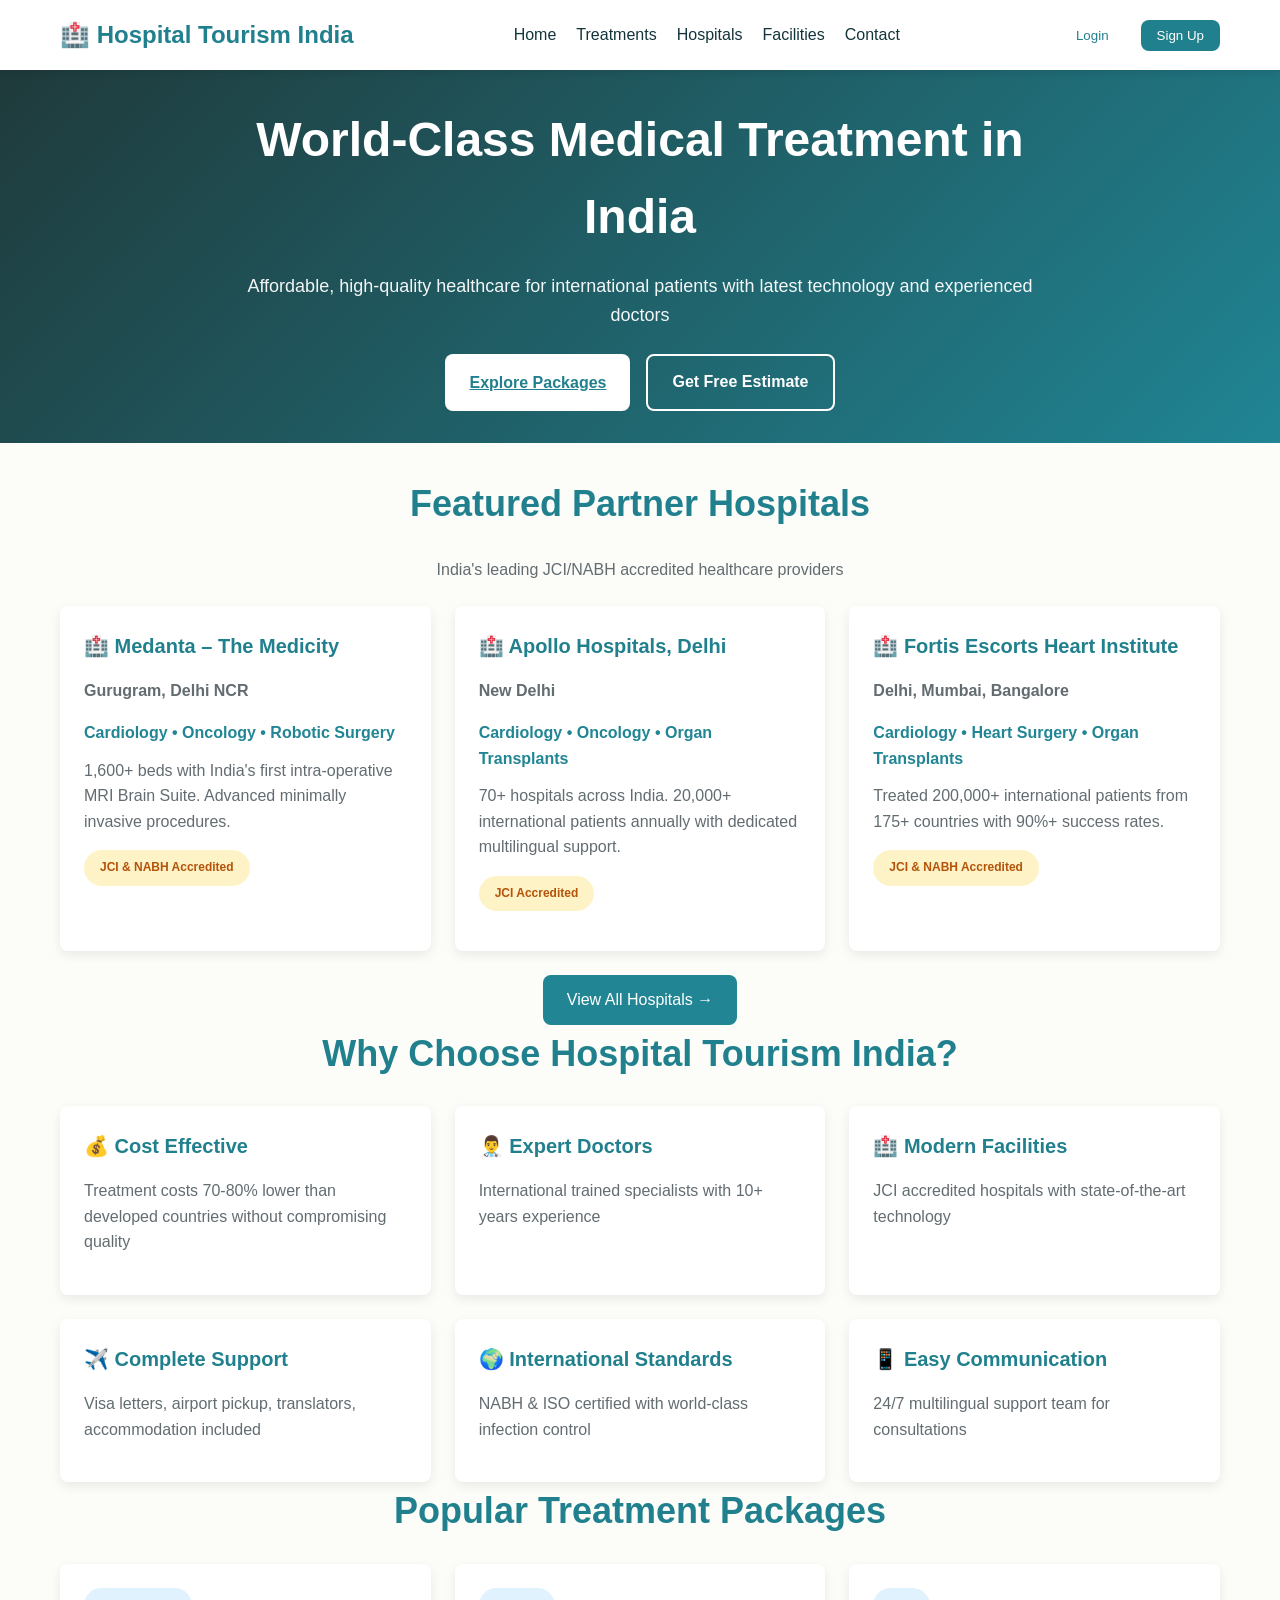
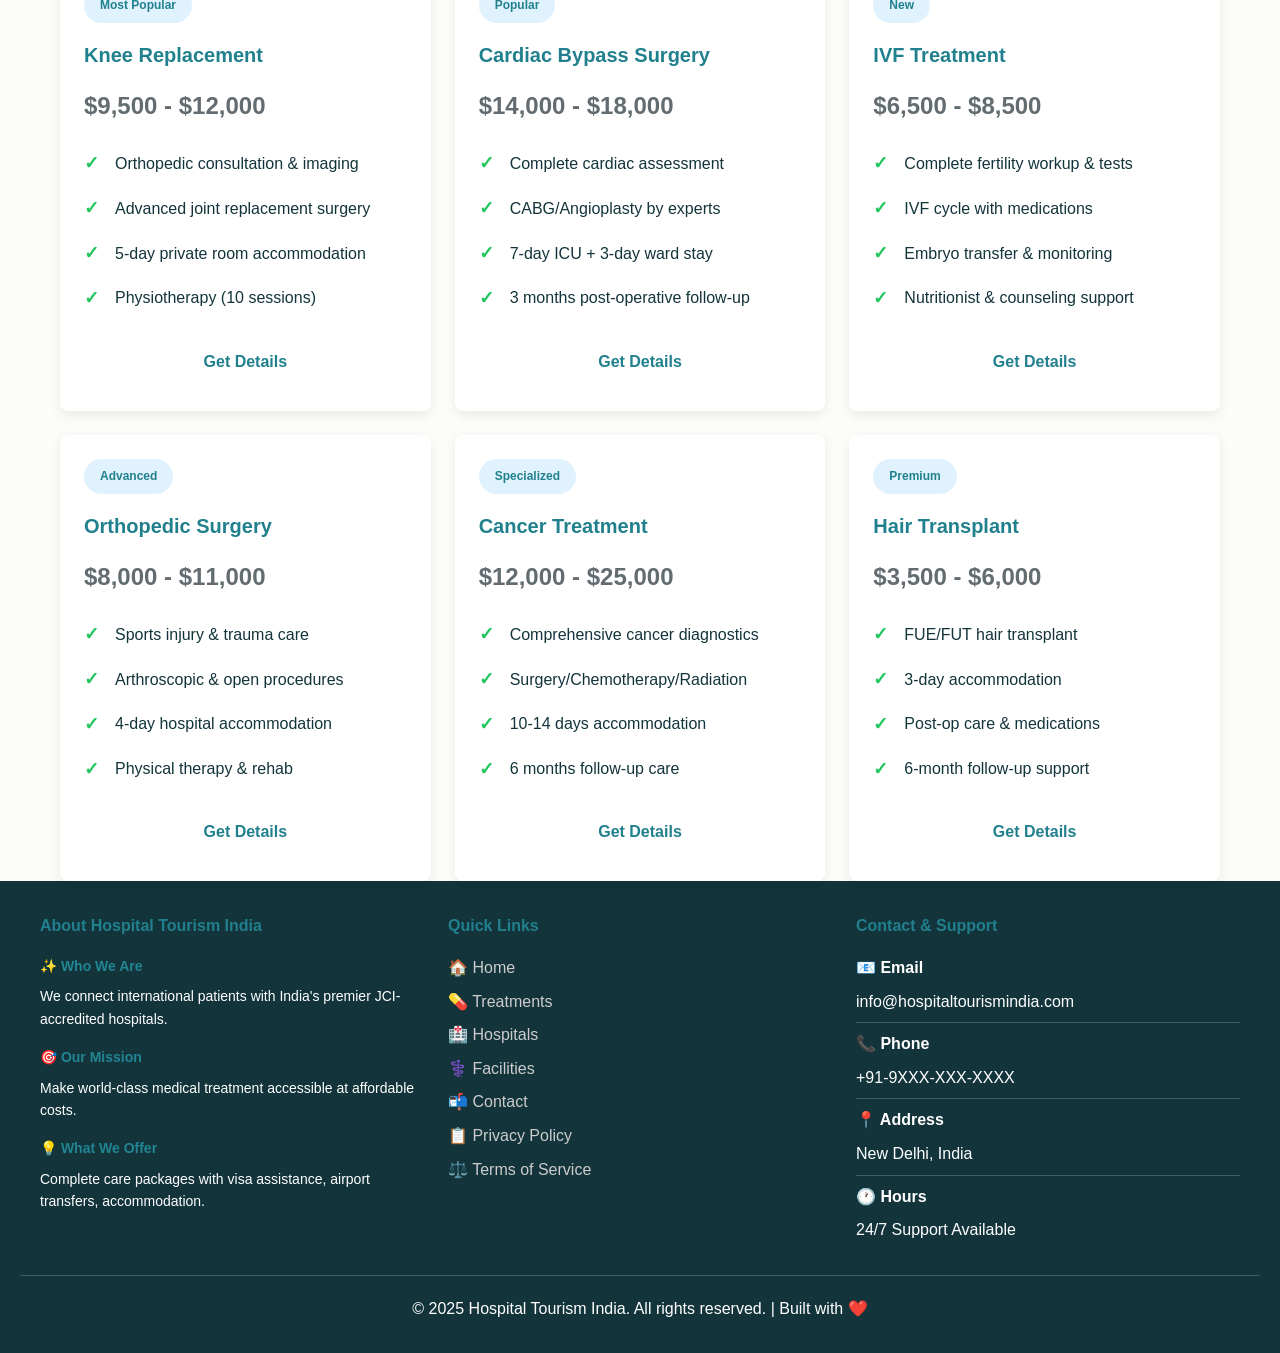
<file: index.html>
<!DOCTYPE html>
<html lang="en">
<head>
    <meta charset="UTF-8">
    <meta name="viewport" content="width=device-width, initial-scale=1.0">
    <meta name="description" content="Hospital Tourism India - Affordable medical treatment packages">
    <title>Hospital Tourism India | Home</title>
    <link rel="stylesheet" href="style.css">
</head>
<body>
    <!-- Navigation -->
    <nav>
        <div class="nav-container">
            <a href="index.html" class="nav-logo">🏥 Hospital Tourism India</a>
            <ul class="nav-links" id="navLinks">
                <li><a href="index.html">Home</a></li>
                <li><a href="treatments.html">Treatments</a></li>
                <li><a href="hospitals.html">Hospitals</a></li>
                <li><a href="facilities.html">Facilities</a></li>
                <li><a href="contact.html">Contact</a></li>
            </ul>
            <div class="nav-buttons">
                <button class="btn-login" onclick="openModal('loginModal')">Login</button>
                <button class="btn-signup" onclick="openModal('signupModal')">Sign Up</button>
                <button class="hamburger" id="hamburger" onclick="toggleMenu()">
                    <span></span><span></span><span></span>
                </button>
            </div>
        </div>
    </nav>

    <!-- Login Modal -->
    <div id="loginModal" class="modal">
        <div class="modal-content">
            <button class="close-btn" onclick="closeModal('loginModal')">&times;</button>
            <h2>Login</h2>
            <form onsubmit="handleLogin(event)">
                <div class="form-group">
                    <label>Email</label>
                    <input type="email" required placeholder="your@email.com">
                </div>
                <div class="form-group">
                    <label>Password</label>
                    <input type="password" required placeholder="Enter password">
                </div>
                <button type="submit" class="btn-primary" style="width: 100%;">Login</button>
            </form>
        </div>
    </div>

    <!-- Signup Modal -->
    <div id="signupModal" class="modal">
        <div class="modal-content">
            <button class="close-btn" onclick="closeModal('signupModal')">&times;</button>
            <h2>Create Account</h2>
            <form onsubmit="handleSignup(event)">
                <div class="form-group">
                    <label>Full Name</label>
                    <input type="text" required placeholder="Your name">
                </div>
                <div class="form-group">
                    <label>Email</label>
                    <input type="email" required placeholder="your@email.com">
                </div>
                <div class="form-group">
                    <label>Password</label>
                    <input type="password" required placeholder="Min 6 characters">
                </div>
                <div class="form-group">
                    <label>User Type</label>
                    <select required>
                        <option value="">Select Type</option>
                        <option value="patient">Patient</option>
                        <option value="admin">Admin</option>
                    </select>
                </div>
                <button type="submit" class="btn-primary" style="width: 100%;">Sign Up</button>
            </form>
        </div>
    </div>

    <!-- Enquiry Modal -->
    <div id="enquiryModal" class="modal">
        <div class="modal-content">
            <button class="close-btn" onclick="closeModal('enquiryModal')">&times;</button>
            <h2>Get Free Estimate</h2>
            <form onsubmit="handleEnquiry(event)">
                <div class="form-group">
                    <label>Full Name</label>
                    <input type="text" required>
                </div>
                <div class="form-group">
                    <label>Email</label>
                    <input type="email" required>
                </div>
                <div class="form-group">
                    <label>Phone</label>
                    <input type="tel" required>
                </div>
                <div class="form-group">
                    <label>Treatment Type</label>
                    <select required>
                        <option value="">Select Treatment</option>
                        <option value="knee">Knee Replacement</option>
                        <option value="cardiac">Cardiac Bypass</option>
                        <option value="ivf">IVF Treatment</option>
                        <option value="ortho">Orthopedic Surgery</option>
                        <option value="cancer">Cancer Treatment</option>
                        <option value="hair">Hair Transplant</option>
                    </select>
                </div>
                <div class="form-group">
                    <label>Country</label>
                    <input type="text" required>
                </div>
                <button type="submit" class="btn-primary" style="width: 100%;">Submit Enquiry</button>
            </form>
        </div>
    </div>

    <!-- Hero Section -->
    <section class="hero">
        <div class="hero-content">
            <h1>World-Class Medical Treatment in India</h1>
            <p>Affordable, high-quality healthcare for international patients with latest technology and experienced doctors</p>
            <div class="cta-buttons">
                <a href="treatments.html" class="btn-primary">Explore Packages</a>
                <button class="btn-secondary" onclick="openModal('enquiryModal')">Get Free Estimate</button>
            </div>
        </div>
    </section>

    <!-- Featured Hospitals -->
    <section class="container">
        <h2>Featured Partner Hospitals</h2>
        <p style="text-align: center; color: #626c71; margin-bottom: 24px; font-size: 16px;">
            India's leading JCI/NABH accredited healthcare providers
        </p>
        <div class="grid" style="grid-template-columns: repeat(auto-fit, minmax(350px, 1fr));">
            <div class="card">
                <h3>🏥 Medanta – The Medicity</h3>
                <p><strong>Gurugram, Delhi NCR</strong></p>
                <p style="color: #218594; font-weight: 600; margin: 12px 0;">Cardiology • Oncology • Robotic Surgery</p>
                <p>1,600+ beds with India's first intra-operative MRI Brain Suite. Advanced minimally invasive procedures.</p>
                <p class="badge" style="background: #fef3c7; color: #b45309; display: block; width: fit-content; margin-top: 16px;">JCI & NABH Accredited</p>
            </div>
            <div class="card">
                <h3>🏥 Apollo Hospitals, Delhi</h3>
                <p><strong>New Delhi</strong></p>
                <p style="color: #218594; font-weight: 600; margin: 12px 0;">Cardiology • Oncology • Organ Transplants</p>
                <p>70+ hospitals across India. 20,000+ international patients annually with dedicated multilingual support.</p>
                <p class="badge" style="background: #fef3c7; color: #b45309; display: block; width: fit-content; margin-top: 16px;">JCI Accredited</p>
            </div>
            <div class="card">
                <h3>🏥 Fortis Escorts Heart Institute</h3>
                <p><strong>Delhi, Mumbai, Bangalore</strong></p>
                <p style="color: #218594; font-weight: 600; margin: 12px 0;">Cardiology • Heart Surgery • Organ Transplants</p>
                <p>Treated 200,000+ international patients from 175+ countries with 90%+ success rates.</p>
                <p class="badge" style="background: #fef3c7; color: #b45309; display: block; width: fit-content; margin-top: 16px;">JCI & NABH Accredited</p>
            </div>
        </div>
        <div style="text-align: center; margin-top: 24px;">
            <a href="hospitals.html" style="background: #218594; color: white; border: none; padding: 12px 24px; text-decoration: none; display: inline-block; border-radius: 8px;">View All Hospitals →</a>
        </div>
    </section>

    <!-- Why Choose -->
    <section class="container">
        <h2>Why Choose Hospital Tourism India?</h2>
        <div class="grid">
            <div class="card">
                <h3>💰 Cost Effective</h3>
                <p>Treatment costs 70-80% lower than developed countries without compromising quality</p>
            </div>
            <div class="card">
                <h3>👨‍⚕️ Expert Doctors</h3>
                <p>International trained specialists with 10+ years experience</p>
            </div>
            <div class="card">
                <h3>🏥 Modern Facilities</h3>
                <p>JCI accredited hospitals with state-of-the-art technology</p>
            </div>
            <div class="card">
                <h3>✈️ Complete Support</h3>
                <p>Visa letters, airport pickup, translators, accommodation included</p>
            </div>
            <div class="card">
                <h3>🌍 International Standards</h3>
                <p>NABH & ISO certified with world-class infection control</p>
            </div>
            <div class="card">
                <h3>📱 Easy Communication</h3>
                <p>24/7 multilingual support team for consultations</p>
            </div>
        </div>
    </section>

    <!-- Popular Treatments -->
    <section class="container">
        <h2>Popular Treatment Packages</h2>
        <div class="grid">
            <div class="card">
                <span class="badge">Most Popular</span>
                <h3>Knee Replacement</h3>
                <p class="card-price">$9,500 - $12,000</p>
                <ul class="features-list">
                    <li>Orthopedic consultation & imaging</li>
                    <li>Advanced joint replacement surgery</li>
                    <li>5-day private room accommodation</li>
                    <li>Physiotherapy (10 sessions)</li>
                </ul>
                <button class="btn-primary" onclick="openModal('enquiryModal')" style="width: 100%;">Get Details</button>
            </div>
            <div class="card">
                <span class="badge">Popular</span>
                <h3>Cardiac Bypass Surgery</h3>
                <p class="card-price">$14,000 - $18,000</p>
                <ul class="features-list">
                    <li>Complete cardiac assessment</li>
                    <li>CABG/Angioplasty by experts</li>
                    <li>7-day ICU + 3-day ward stay</li>
                    <li>3 months post-operative follow-up</li>
                </ul>
                <button class="btn-primary" onclick="openModal('enquiryModal')" style="width: 100%;">Get Details</button>
            </div>
            <div class="card">
                <span class="badge">New</span>
                <h3>IVF Treatment</h3>
                <p class="card-price">$6,500 - $8,500</p>
                <ul class="features-list">
                    <li>Complete fertility workup & tests</li>
                    <li>IVF cycle with medications</li>
                    <li>Embryo transfer & monitoring</li>
                    <li>Nutritionist & counseling support</li>
                </ul>
                <button class="btn-primary" onclick="openModal('enquiryModal')" style="width: 100%;">Get Details</button>
            </div>
            <div class="card">
                <span class="badge">Advanced</span>
                <h3>Orthopedic Surgery</h3>
                <p class="card-price">$8,000 - $11,000</p>
                <ul class="features-list">
                    <li>Sports injury & trauma care</li>
                    <li>Arthroscopic & open procedures</li>
                    <li>4-day hospital accommodation</li>
                    <li>Physical therapy & rehab</li>
                </ul>
                <button class="btn-primary" onclick="openModal('enquiryModal')" style="width: 100%;">Get Details</button>
            </div>
            <div class="card">
                <span class="badge">Specialized</span>
                <h3>Cancer Treatment</h3>
                <p class="card-price">$12,000 - $25,000</p>
                <ul class="features-list">
                    <li>Comprehensive cancer diagnostics</li>
                    <li>Surgery/Chemotherapy/Radiation</li>
                    <li>10-14 days accommodation</li>
                    <li>6 months follow-up care</li>
                </ul>
                <button class="btn-primary" onclick="openModal('enquiryModal')" style="width: 100%;">Get Details</button>
            </div>
            <div class="card">
                <span class="badge">Premium</span>
                <h3>Hair Transplant</h3>
                <p class="card-price">$3,500 - $6,000</p>
                <ul class="features-list">
                    <li>FUE/FUT hair transplant</li>
                    <li>3-day accommodation</li>
                    <li>Post-op care & medications</li>
                    <li>6-month follow-up support</li>
                </ul>
                <button class="btn-primary" onclick="openModal('enquiryModal')" style="width: 100%;">Get Details</button>
            </div>
        </div>
    </section>

    <!-- Footer -->
    <footer>
        <div class="footer-content">
            <div class="footer-section">
                <h4>About Hospital Tourism India</h4>
                <div style="margin-bottom: 16px;">
                    <h5 style="color: #218594; font-size: 14px; margin-bottom: 8px;">✨ Who We Are</h5>
                    <p style="font-size: 14px; line-height: 1.6;">We connect international patients with India's premier JCI-accredited hospitals.</p>
                </div>
                <div style="margin-bottom: 16px;">
                    <h5 style="color: #218594; font-size: 14px; margin-bottom: 8px;">🎯 Our Mission</h5>
                    <p style="font-size: 14px; line-height: 1.6;">Make world-class medical treatment accessible at affordable costs.</p>
                </div>
                <div>
                    <h5 style="color: #218594; font-size: 14px; margin-bottom: 8px;">💡 What We Offer</h5>
                    <p style="font-size: 14px; line-height: 1.6;">Complete care packages with visa assistance, airport transfers, accommodation.</p>
                </div>
            </div>
            <div class="footer-section">
                <h4>Quick Links</h4>
                <ul>
                    <li><a href="index.html">🏠 Home</a></li>
                    <li><a href="treatments.html">💊 Treatments</a></li>
                    <li><a href="hospitals.html">🏥 Hospitals</a></li>
                    <li><a href="facilities.html">⚕️ Facilities</a></li>
                    <li><a href="contact.html">📬 Contact</a></li>
                    <li><a href="#">📋 Privacy Policy</a></li>
                    <li><a href="#">⚖️ Terms of Service</a></li>
                </ul>
            </div>
            <div class="footer-section">
                <h4>Contact & Support</h4>
                <ul>
                    <li><strong>📧 Email</strong></li>
                    <li>info@hospitaltourismindia.com</li>
                    <li style="border-top: 1px solid rgba(255,255,255,0.2); padding-top: 8px; margin-top: 8px;"><strong>📞 Phone</strong></li>
                    <li>+91-9XXX-XXX-XXXX</li>
                    <li style="border-top: 1px solid rgba(255,255,255,0.2); padding-top: 8px; margin-top: 8px;"><strong>📍 Address</strong></li>
                    <li>New Delhi, India</li>
                    <li style="border-top: 1px solid rgba(255,255,255,0.2); padding-top: 8px; margin-top: 8px;"><strong>🕐 Hours</strong></li>
                    <li>24/7 Support Available</li>
                </ul>
            </div>
        </div>
        <div class="footer-bottom">
            <p>&copy; 2025 Hospital Tourism India. All rights reserved. | Built with ❤️</p>
        </div>
    </footer>

    <script src="script.js"></script>
</body>
</html>
</file>
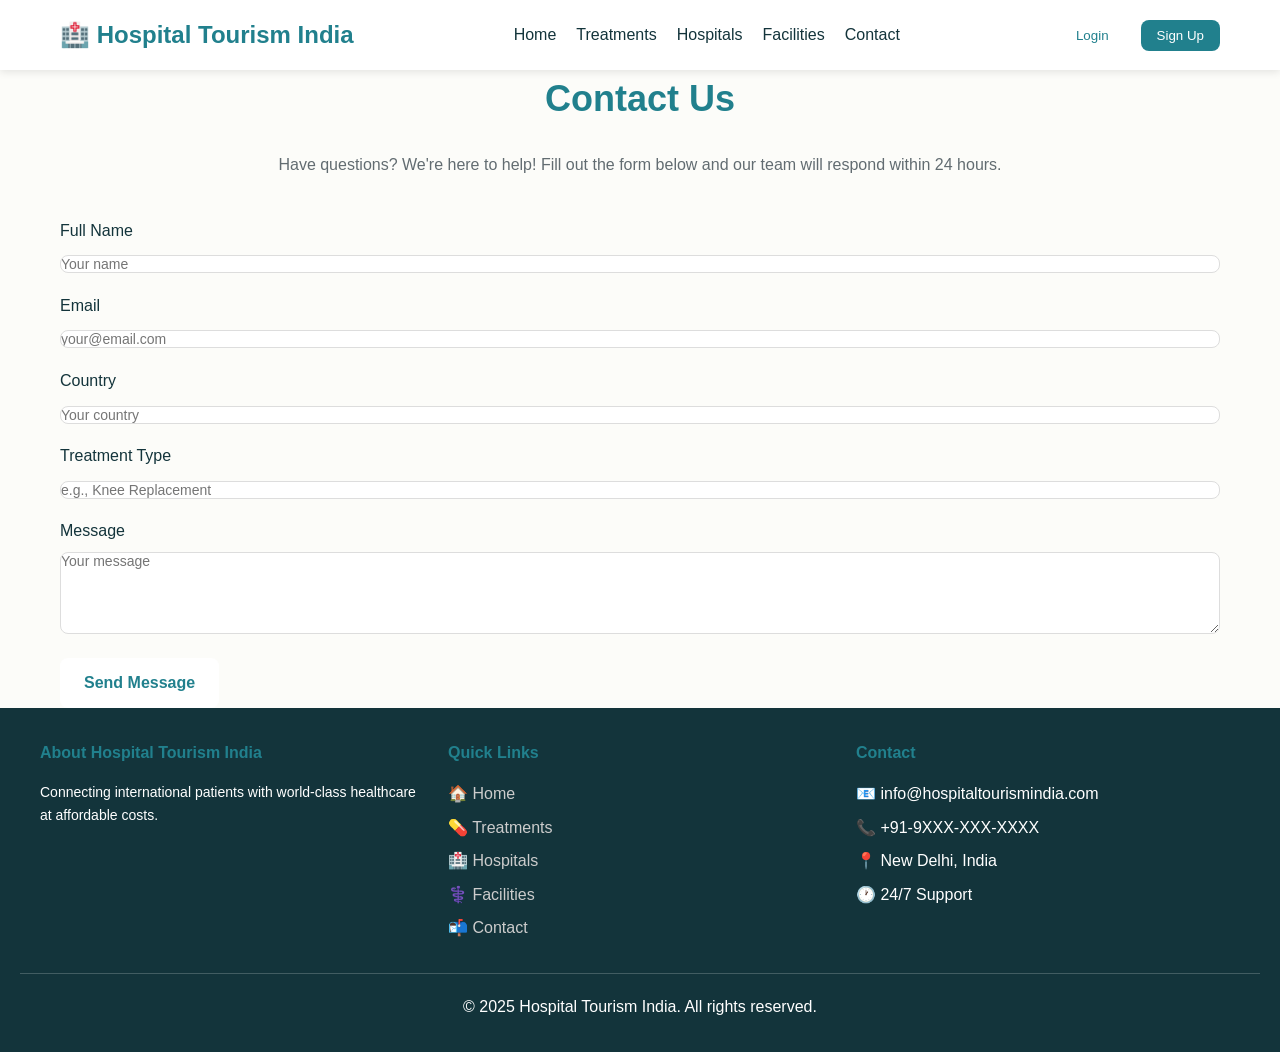
<file: contact.html>
<!DOCTYPE html>
<html lang="en">
<head>
    <meta charset="UTF-8">
    <meta name="viewport" content="width=device-width, initial-scale=1.0">
    <title>Contact | Hospital Tourism India</title>
    <link rel="stylesheet" href="style.css">
</head>
<body>
    <nav>
        <div class="nav-container">
            <a href="index.html" class="nav-logo">🏥 Hospital Tourism India</a>
            <ul class="nav-links" id="navLinks">
                <li><a href="index.html">Home</a></li>
                <li><a href="treatments.html">Treatments</a></li>
                <li><a href="hospitals.html">Hospitals</a></li>
                <li><a href="facilities.html">Facilities</a></li>
                <li><a href="contact.html">Contact</a></li>
            </ul>
            <div class="nav-buttons">
                <button class="btn-login" onclick="openModal('loginModal')">Login</button>
                <button class="btn-signup" onclick="openModal('signupModal')">Sign Up</button>
                <button class="hamburger" id="hamburger" onclick="toggleMenu()">
                    <span></span><span></span><span></span>
                </button>
            </div>
        </div>
    </nav>

    <section class="container">
        <h2>Contact Us</h2>
        <p style="text-align: center; color: #626c71; margin-bottom: 40px; font-size: 16px;">
            Have questions? We're here to help! Fill out the form below and our team will respond within 24 hours.
        </p>
        <div class="grid">
            <div style="grid-column: 1/-1;">
                <form onsubmit="handleContact(event)">
                    <div class="form-group">
                        <label>Full Name</label>
                        <input type="text" required placeholder="Your name">
                    </div>
                    <div class="form-group">
                        <label>Email</label>
                        <input type="email" required placeholder="your@email.com">
                    </div>
                    <div class="form-group">
                        <label>Country</label>
                        <input type="text" required placeholder="Your country">
                    </div>
                    <div class="form-group">
                        <label>Treatment Type</label>
                        <input type="text" required placeholder="e.g., Knee Replacement">
                    </div>
                    <div class="form-group">
                        <label>Message</label>
                        <textarea required placeholder="Your message" rows="5"></textarea>
                    </div>
                    <button type="submit" class="btn-primary">Send Message</button>
                </form>
            </div>
        </div>
    </section>

    <footer>
        <div class="footer-content">
            <div class="footer-section">
                <h4>About Hospital Tourism India</h4>
                <p style="font-size: 14px; line-height: 1.6;">Connecting international patients with world-class healthcare at affordable costs.</p>
            </div>
            <div class="footer-section">
                <h4>Quick Links</h4>
                <ul>
                    <li><a href="index.html">🏠 Home</a></li>
                    <li><a href="treatments.html">💊 Treatments</a></li>
                    <li><a href="hospitals.html">🏥 Hospitals</a></li>
                    <li><a href="facilities.html">⚕️ Facilities</a></li>
                    <li><a href="contact.html">📬 Contact</a></li>
                </ul>
            </div>
            <div class="footer-section">
                <h4>Contact</h4>
                <ul>
                    <li>📧 info@hospitaltourismindia.com</li>
                    <li>📞 +91-9XXX-XXX-XXXX</li>
                    <li>📍 New Delhi, India</li>
                    <li>🕐 24/7 Support</li>
                </ul>
            </div>
        </div>
        <div class="footer-bottom">
            <p>&copy; 2025 Hospital Tourism India. All rights reserved.</p>
        </div>
    </footer>

    <script src="script.js"></script>
</body>
</html>
</file>
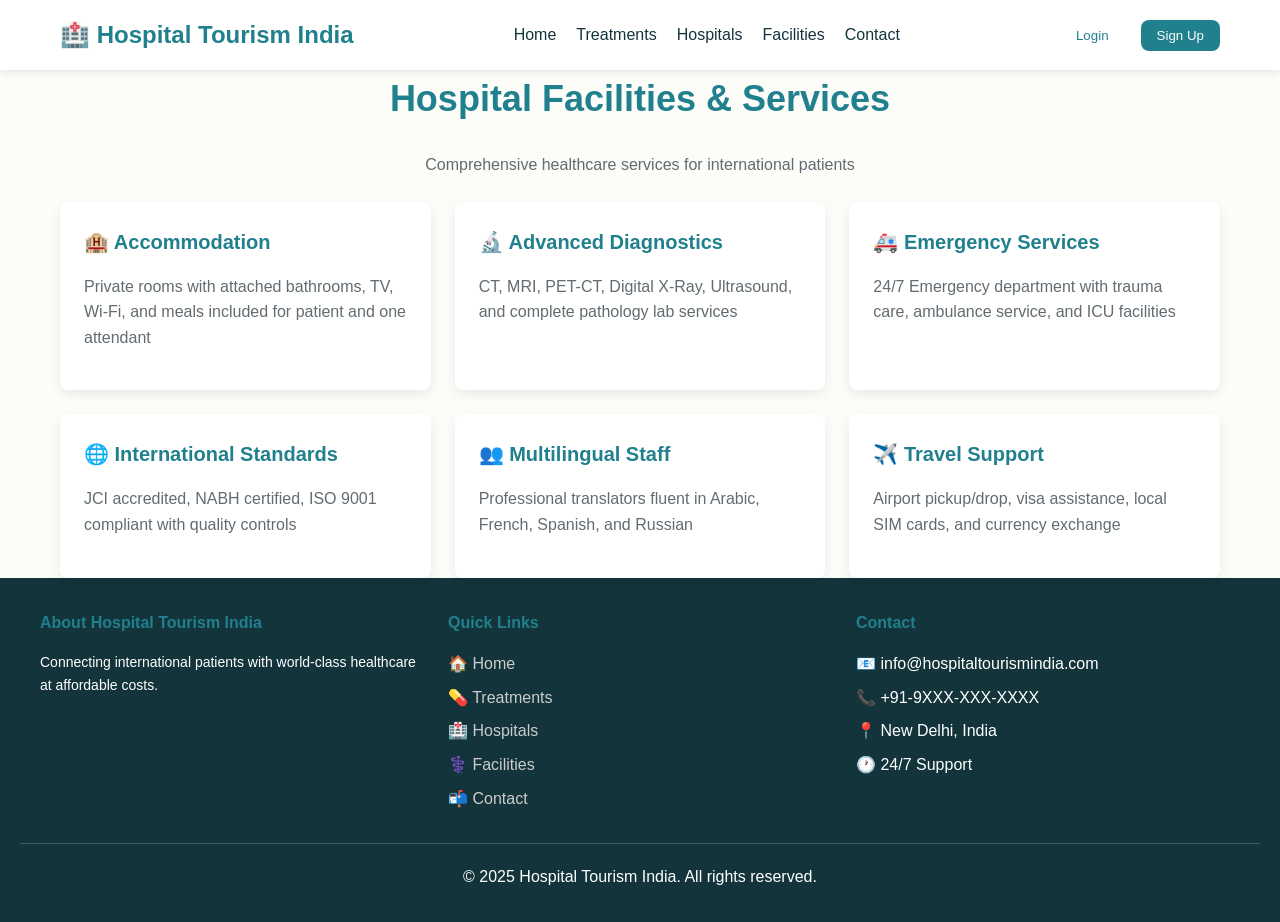
<file: facilities.html>
<!DOCTYPE html>
<html lang="en">
<head>
    <meta charset="UTF-8">
    <meta name="viewport" content="width=device-width, initial-scale=1.0">
    <title>Facilities | Hospital Tourism India</title>
    <link rel="stylesheet" href="style.css">
</head>
<body>
    <nav>
        <div class="nav-container">
            <a href="index.html" class="nav-logo">🏥 Hospital Tourism India</a>
            <ul class="nav-links" id="navLinks">
                <li><a href="index.html">Home</a></li>
                <li><a href="treatments.html">Treatments</a></li>
                <li><a href="hospitals.html">Hospitals</a></li>
                <li><a href="facilities.html">Facilities</a></li>
                <li><a href="contact.html">Contact</a></li>
            </ul>
            <div class="nav-buttons">
                <button class="btn-login" onclick="openModal('loginModal')">Login</button>
                <button class="btn-signup" onclick="openModal('signupModal')">Sign Up</button>
                <button class="hamburger" id="hamburger" onclick="toggleMenu()">
                    <span></span><span></span><span></span>
                </button>
            </div>
        </div>
    </nav>

    <section class="container">
        <h2>Hospital Facilities & Services</h2>
        <p style="text-align: center; color: #626c71; margin-bottom: 24px; font-size: 16px;">
            Comprehensive healthcare services for international patients
        </p>
        <div class="grid">
            <div class="card">
                <h3>🏨 Accommodation</h3>
                <p>Private rooms with attached bathrooms, TV, Wi-Fi, and meals included for patient and one attendant</p>
            </div>
            <div class="card">
                <h3>🔬 Advanced Diagnostics</h3>
                <p>CT, MRI, PET-CT, Digital X-Ray, Ultrasound, and complete pathology lab services</p>
            </div>
            <div class="card">
                <h3>🚑 Emergency Services</h3>
                <p>24/7 Emergency department with trauma care, ambulance service, and ICU facilities</p>
            </div>
            <div class="card">
                <h3>🌐 International Standards</h3>
                <p>JCI accredited, NABH certified, ISO 9001 compliant with quality controls</p>
            </div>
            <div class="card">
                <h3>👥 Multilingual Staff</h3>
                <p>Professional translators fluent in Arabic, French, Spanish, and Russian</p>
            </div>
            <div class="card">
                <h3>✈️ Travel Support</h3>
                <p>Airport pickup/drop, visa assistance, local SIM cards, and currency exchange</p>
            </div>
        </div>
    </section>

    <footer>
        <div class="footer-content">
            <div class="footer-section">
                <h4>About Hospital Tourism India</h4>
                <p style="font-size: 14px; line-height: 1.6;">Connecting international patients with world-class healthcare at affordable costs.</p>
            </div>
            <div class="footer-section">
                <h4>Quick Links</h4>
                <ul>
                    <li><a href="index.html">🏠 Home</a></li>
                    <li><a href="treatments.html">💊 Treatments</a></li>
                    <li><a href="hospitals.html">🏥 Hospitals</a></li>
                    <li><a href="facilities.html">⚕️ Facilities</a></li>
                    <li><a href="contact.html">📬 Contact</a></li>
                </ul>
            </div>
            <div class="footer-section">
                <h4>Contact</h4>
                <ul>
                    <li>📧 info@hospitaltourismindia.com</li>
                    <li>📞 +91-9XXX-XXX-XXXX</li>
                    <li>📍 New Delhi, India</li>
                    <li>🕐 24/7 Support</li>
                </ul>
            </div>
        </div>
        <div class="footer-bottom">
            <p>&copy; 2025 Hospital Tourism India. All rights reserved.</p>
        </div>
    </footer>

    <script src="script.js"></script>
</body>
</html>
</file>
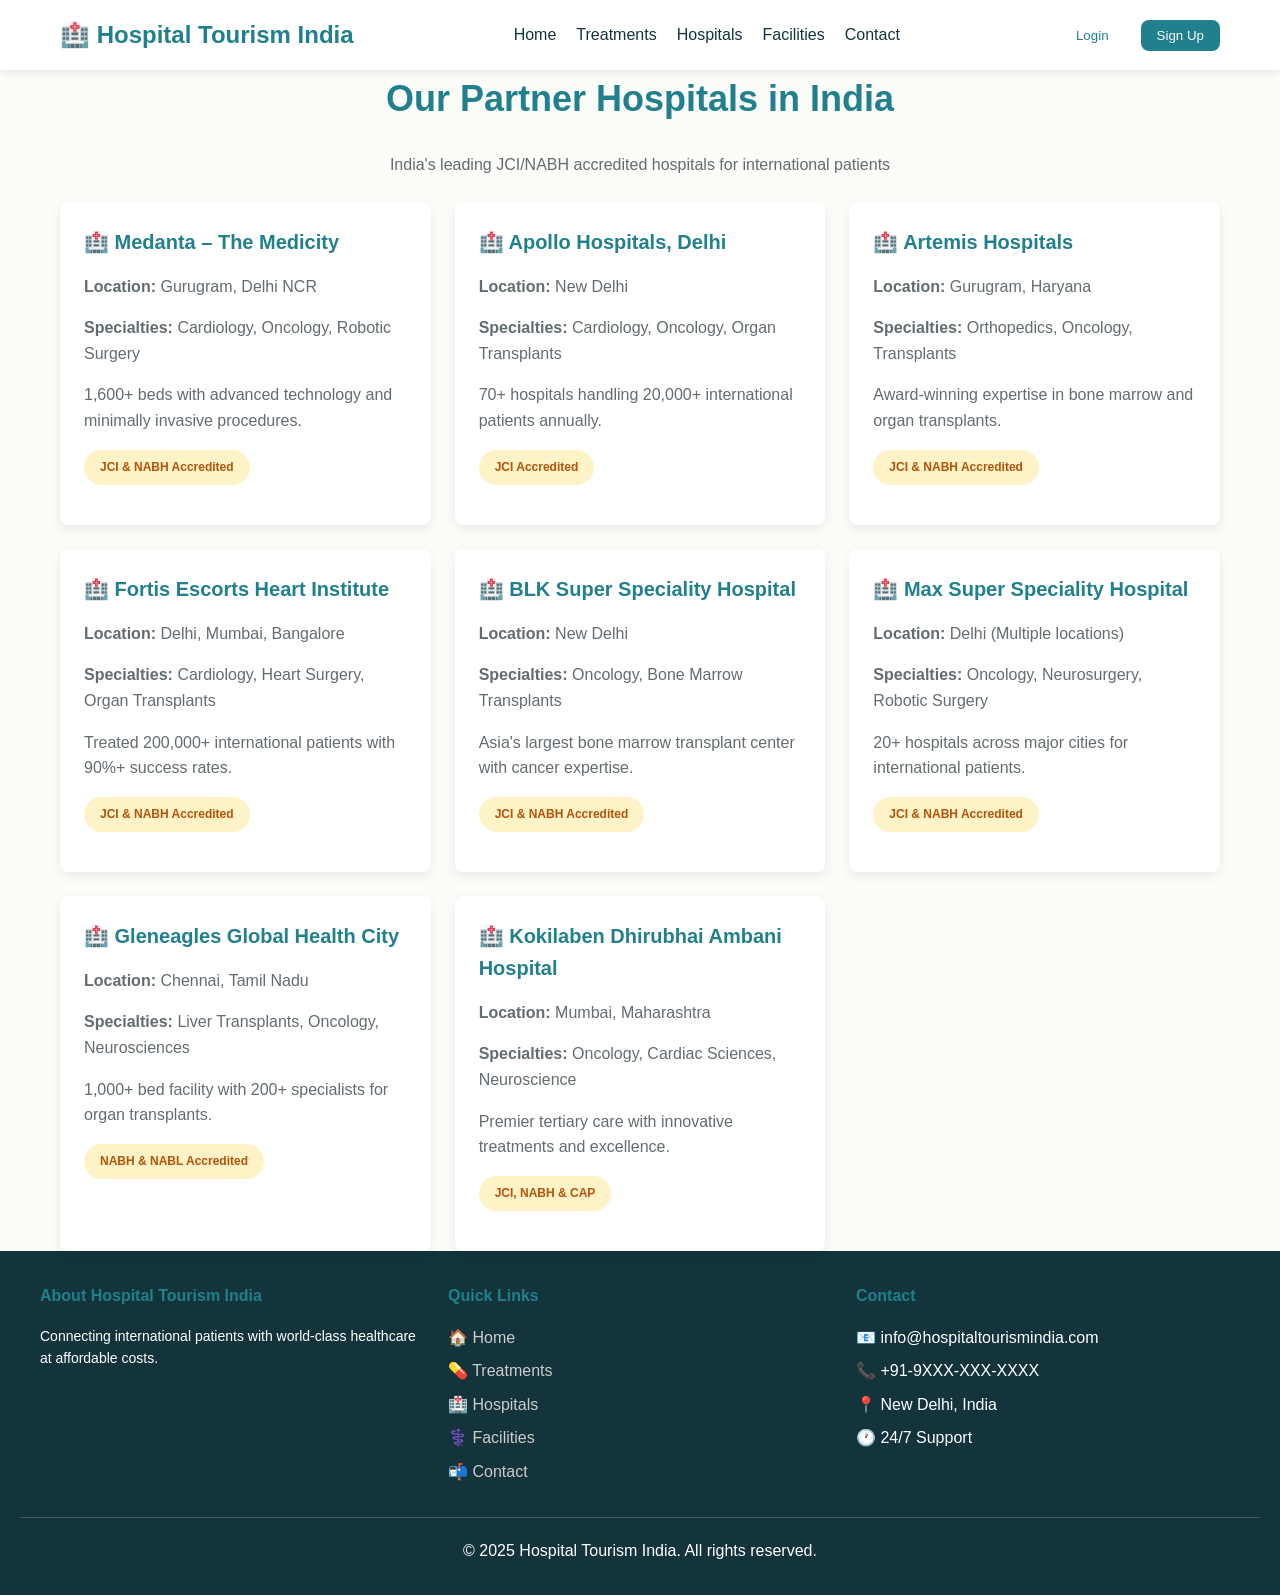
<file: hospitals.html>
<!DOCTYPE html>
<html lang="en">
<head>
    <meta charset="UTF-8">
    <meta name="viewport" content="width=device-width, initial-scale=1.0">
    <title>Hospitals | Hospital Tourism India</title>
    <link rel="stylesheet" href="style.css">
</head>
<body>
    <nav>
        <div class="nav-container">
            <a href="index.html" class="nav-logo">🏥 Hospital Tourism India</a>
            <ul class="nav-links" id="navLinks">
                <li><a href="index.html">Home</a></li>
                <li><a href="treatments.html">Treatments</a></li>
                <li><a href="hospitals.html">Hospitals</a></li>
                <li><a href="facilities.html">Facilities</a></li>
                <li><a href="contact.html">Contact</a></li>
            </ul>
            <div class="nav-buttons">
                <button class="btn-login" onclick="openModal('loginModal')">Login</button>
                <button class="btn-signup" onclick="openModal('signupModal')">Sign Up</button>
                <button class="hamburger" id="hamburger" onclick="toggleMenu()">
                    <span></span><span></span><span></span>
                </button>
            </div>
        </div>
    </nav>

    <section class="container">
        <h2>Our Partner Hospitals in India</h2>
        <p style="text-align: center; color: #626c71; margin-bottom: 24px; font-size: 16px;">
            India's leading JCI/NABH accredited hospitals for international patients
        </p>
        <div class="grid">
            <div class="card">
                <h3>🏥 Medanta – The Medicity</h3>
                <p><strong>Location:</strong> Gurugram, Delhi NCR</p>
                <p><strong>Specialties:</strong> Cardiology, Oncology, Robotic Surgery</p>
                <p>1,600+ beds with advanced technology and minimally invasive procedures.</p>
                <p class="badge" style="background: #fef3c7; color: #b45309; display: block; width: fit-content;">JCI & NABH Accredited</p>
            </div>
            <div class="card">
                <h3>🏥 Apollo Hospitals, Delhi</h3>
                <p><strong>Location:</strong> New Delhi</p>
                <p><strong>Specialties:</strong> Cardiology, Oncology, Organ Transplants</p>
                <p>70+ hospitals handling 20,000+ international patients annually.</p>
                <p class="badge" style="background: #fef3c7; color: #b45309; display: block; width: fit-content;">JCI Accredited</p>
            </div>
            <div class="card">
                <h3>🏥 Artemis Hospitals</h3>
                <p><strong>Location:</strong> Gurugram, Haryana</p>
                <p><strong>Specialties:</strong> Orthopedics, Oncology, Transplants</p>
                <p>Award-winning expertise in bone marrow and organ transplants.</p>
                <p class="badge" style="background: #fef3c7; color: #b45309; display: block; width: fit-content;">JCI & NABH Accredited</p>
            </div>
            <div class="card">
                <h3>🏥 Fortis Escorts Heart Institute</h3>
                <p><strong>Location:</strong> Delhi, Mumbai, Bangalore</p>
                <p><strong>Specialties:</strong> Cardiology, Heart Surgery, Organ Transplants</p>
                <p>Treated 200,000+ international patients with 90%+ success rates.</p>
                <p class="badge" style="background: #fef3c7; color: #b45309; display: block; width: fit-content;">JCI & NABH Accredited</p>
            </div>
            <div class="card">
                <h3>🏥 BLK Super Speciality Hospital</h3>
                <p><strong>Location:</strong> New Delhi</p>
                <p><strong>Specialties:</strong> Oncology, Bone Marrow Transplants</p>
                <p>Asia's largest bone marrow transplant center with cancer expertise.</p>
                <p class="badge" style="background: #fef3c7; color: #b45309; display: block; width: fit-content;">JCI & NABH Accredited</p>
            </div>
            <div class="card">
                <h3>🏥 Max Super Speciality Hospital</h3>
                <p><strong>Location:</strong> Delhi (Multiple locations)</p>
                <p><strong>Specialties:</strong> Oncology, Neurosurgery, Robotic Surgery</p>
                <p>20+ hospitals across major cities for international patients.</p>
                <p class="badge" style="background: #fef3c7; color: #b45309; display: block; width: fit-content;">JCI & NABH Accredited</p>
            </div>
            <div class="card">
                <h3>🏥 Gleneagles Global Health City</h3>
                <p><strong>Location:</strong> Chennai, Tamil Nadu</p>
                <p><strong>Specialties:</strong> Liver Transplants, Oncology, Neurosciences</p>
                <p>1,000+ bed facility with 200+ specialists for organ transplants.</p>
                <p class="badge" style="background: #fef3c7; color: #b45309; display: block; width: fit-content;">NABH & NABL Accredited</p>
            </div>
            <div class="card">
                <h3>🏥 Kokilaben Dhirubhai Ambani Hospital</h3>
                <p><strong>Location:</strong> Mumbai, Maharashtra</p>
                <p><strong>Specialties:</strong> Oncology, Cardiac Sciences, Neuroscience</p>
                <p>Premier tertiary care with innovative treatments and excellence.</p>
                <p class="badge" style="background: #fef3c7; color: #b45309; display: block; width: fit-content;">JCI, NABH & CAP</p>
            </div>
        </div>
    </section>

    <footer>
        <div class="footer-content">
            <div class="footer-section">
                <h4>About Hospital Tourism India</h4>
                <p style="font-size: 14px; line-height: 1.6;">Connecting international patients with world-class healthcare at affordable costs.</p>
            </div>
            <div class="footer-section">
                <h4>Quick Links</h4>
                <ul>
                    <li><a href="index.html">🏠 Home</a></li>
                    <li><a href="treatments.html">💊 Treatments</a></li>
                    <li><a href="hospitals.html">🏥 Hospitals</a></li>
                    <li><a href="facilities.html">⚕️ Facilities</a></li>
                    <li><a href="contact.html">📬 Contact</a></li>
                </ul>
            </div>
            <div class="footer-section">
                <h4>Contact</h4>
                <ul>
                    <li>📧 info@hospitaltourismindia.com</li>
                    <li>📞 +91-9XXX-XXX-XXXX</li>
                    <li>📍 New Delhi, India</li>
                    <li>🕐 24/7 Support</li>
                </ul>
            </div>
        </div>
        <div class="footer-bottom">
            <p>&copy; 2025 Hospital Tourism India. All rights reserved.</p>
        </div>
    </footer>

    <script src="script.js"></script>
</body>
</html>
</file>
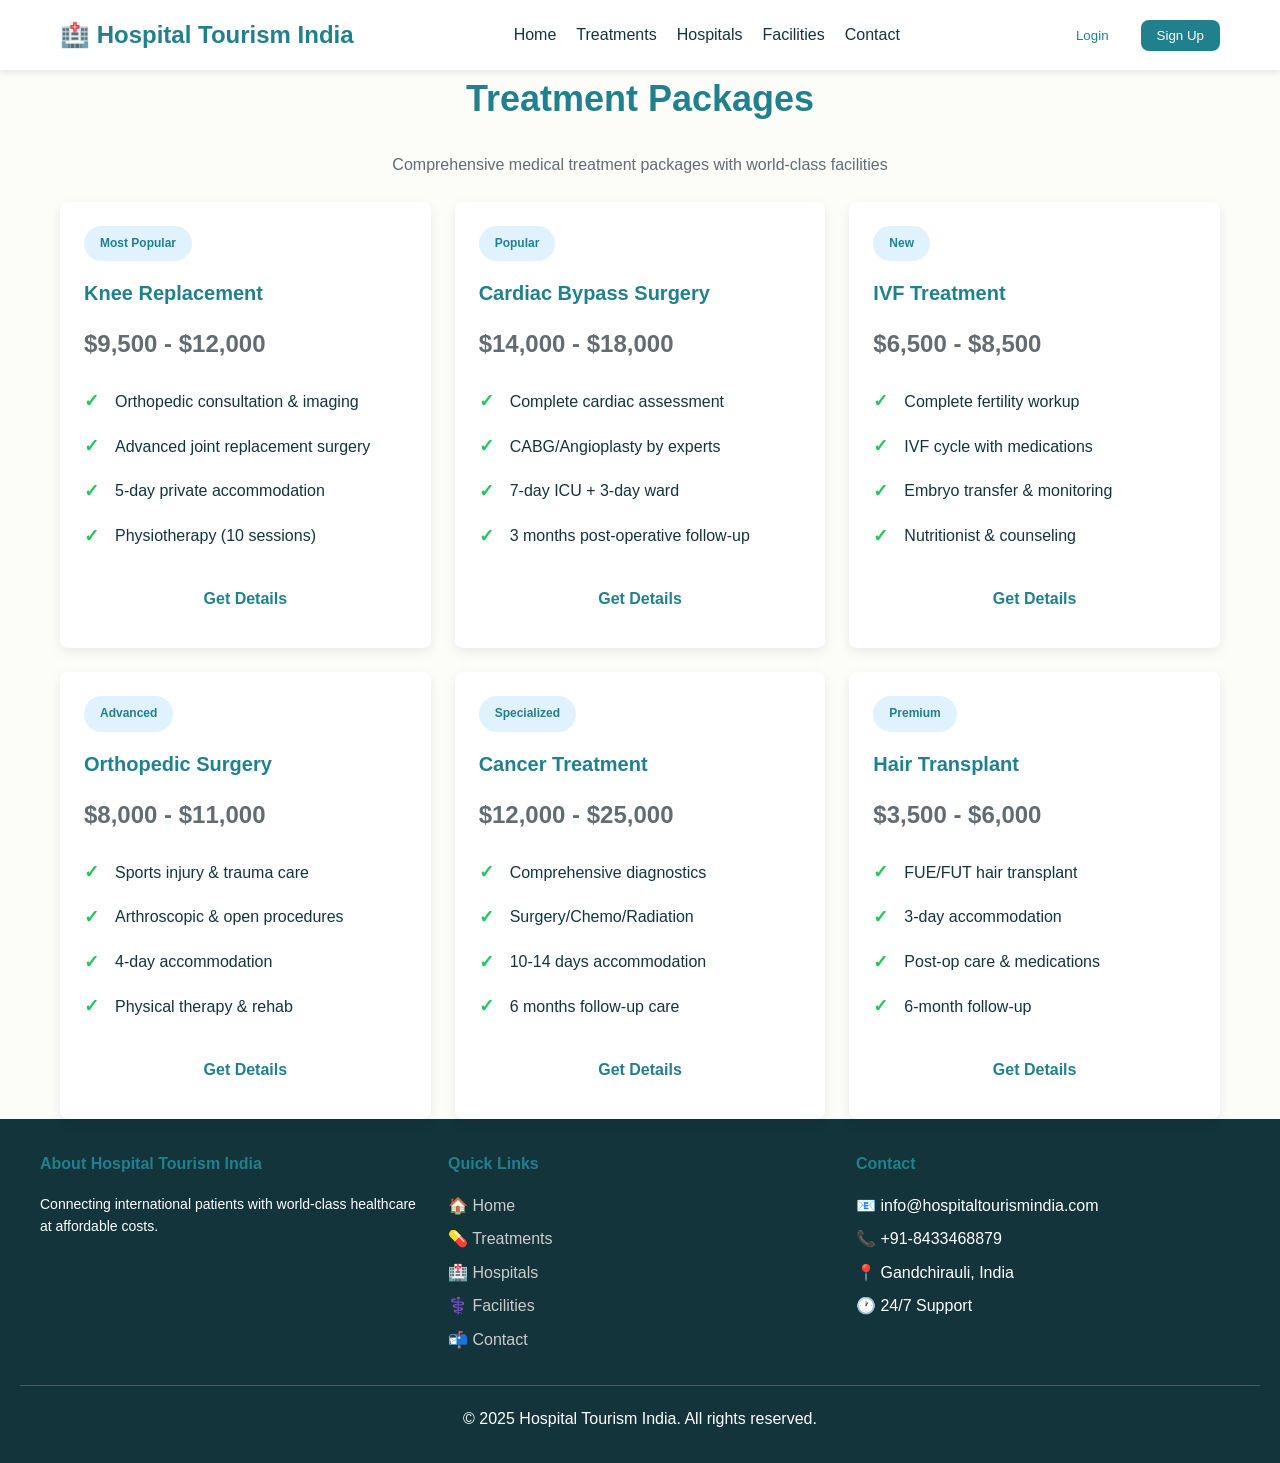
<file: treatments.html>
<!DOCTYPE html>
<html lang="en">
<head>
    <meta charset="UTF-8">
    <meta name="viewport" content="width=device-width, initial-scale=1.0">
    <title>Treatments | Hospital Tourism India</title>
    <link rel="stylesheet" href="style.css">
</head>
<body>
    <nav>
        <div class="nav-container">
            <a href="index.html" class="nav-logo">🏥 Hospital Tourism India</a>
            <ul class="nav-links" id="navLinks">
                <li><a href="index.html">Home</a></li>
                <li><a href="treatments.html">Treatments</a></li>
                <li><a href="hospitals.html">Hospitals</a></li>
                <li><a href="facilities.html">Facilities</a></li>
                <li><a href="contact.html">Contact</a></li>
            </ul>
            <div class="nav-buttons">
                <button class="btn-login" onclick="openModal('loginModal')">Login</button>
                <button class="btn-signup" onclick="openModal('signupModal')">Sign Up</button>
                <button class="hamburger" id="hamburger" onclick="toggleMenu()">
                    <span></span><span></span><span></span>
                </button>
            </div>
        </div>
    </nav>

    <section class="container">
        <h2>Treatment Packages</h2>
        <p style="text-align: center; color: #626c71; margin-bottom: 24px; font-size: 16px;">
            Comprehensive medical treatment packages with world-class facilities
        </p>
        
        <div class="grid">
            <div class="card">
                <span class="badge">Most Popular</span>
                <h3>Knee Replacement</h3>
                <p class="card-price">$9,500 - $12,000</p>
                <ul class="features-list">
                    <li>Orthopedic consultation & imaging</li>
                    <li>Advanced joint replacement surgery</li>
                    <li>5-day private accommodation</li>
                    <li>Physiotherapy (10 sessions)</li>
                </ul>
                <button class="btn-primary" onclick="openModal('enquiryModal')" style="width: 100%;">Get Details</button>
            </div>

            <div class="card">
                <span class="badge">Popular</span>
                <h3>Cardiac Bypass Surgery</h3>
                <p class="card-price">$14,000 - $18,000</p>
                <ul class="features-list">
                    <li>Complete cardiac assessment</li>
                    <li>CABG/Angioplasty by experts</li>
                    <li>7-day ICU + 3-day ward</li>
                    <li>3 months post-operative follow-up</li>
                </ul>
                <button class="btn-primary" onclick="openModal('enquiryModal')" style="width: 100%;">Get Details</button>
            </div>

            <div class="card">
                <span class="badge">New</span>
                <h3>IVF Treatment</h3>
                <p class="card-price">$6,500 - $8,500</p>
                <ul class="features-list">
                    <li>Complete fertility workup</li>
                    <li>IVF cycle with medications</li>
                    <li>Embryo transfer & monitoring</li>
                    <li>Nutritionist & counseling</li>
                </ul>
                <button class="btn-primary" onclick="openModal('enquiryModal')" style="width: 100%;">Get Details</button>
            </div>

            <div class="card">
                <span class="badge">Advanced</span>
                <h3>Orthopedic Surgery</h3>
                <p class="card-price">$8,000 - $11,000</p>
                <ul class="features-list">
                    <li>Sports injury & trauma care</li>
                    <li>Arthroscopic & open procedures</li>
                    <li>4-day accommodation</li>
                    <li>Physical therapy & rehab</li>
                </ul>
                <button class="btn-primary" onclick="openModal('enquiryModal')" style="width: 100%;">Get Details</button>
            </div>

            <div class="card">
                <span class="badge">Specialized</span>
                <h3>Cancer Treatment</h3>
                <p class="card-price">$12,000 - $25,000</p>
                <ul class="features-list">
                    <li>Comprehensive diagnostics</li>
                    <li>Surgery/Chemo/Radiation</li>
                    <li>10-14 days accommodation</li>
                    <li>6 months follow-up care</li>
                </ul>
                <button class="btn-primary" onclick="openModal('enquiryModal')" style="width: 100%;">Get Details</button>
            </div>

            <div class="card">
                <span class="badge">Premium</span>
                <h3>Hair Transplant</h3>
                <p class="card-price">$3,500 - $6,000</p>
                <ul class="features-list">
                    <li>FUE/FUT hair transplant</li>
                    <li>3-day accommodation</li>
                    <li>Post-op care & medications</li>
                    <li>6-month follow-up</li>
                </ul>
                <button class="btn-primary" onclick="openModal('enquiryModal')" style="width: 100%;">Get Details</button>
            </div>
        </div>
    </section>

    <div id="enquiryModal" class="modal">
        <div class="modal-content">
            <button class="close-btn" onclick="closeModal('enquiryModal')">&times;</button>
            <h2>Get Free Estimate</h2>
            <form onsubmit="handleEnquiry(event)">
                <div class="form-group">
                    <label>Full Name</label>
                    <input type="text" required>
                </div>
                <div class="form-group">
                    <label>Email</label>
                    <input type="email" required>
                </div>
                <div class="form-group">
                    <label>Phone</label>
                    <input type="tel" required>
                </div>
                <div class="form-group">
                    <label>Treatment Type</label>
                    <select required>
                        <option value="">Select Treatment</option>
                        <option value="knee">Knee Replacement</option>
                        <option value="cardiac">Cardiac Bypass</option>
                        <option value="ivf">IVF Treatment</option>
                        <option value="other">Other</option>
                    </select>
                </div>
                <div class="form-group">
                    <label>Country</label>
                    <input type="text" required>
                </div>
                <button type="submit" class="btn-primary" style="width: 100%;">Submit Enquiry</button>
            </form>
        </div>
    </div>

    <footer>
        <div class="footer-content">
            <div class="footer-section">
                <h4>About Hospital Tourism India</h4>
                <p style="font-size: 14px; line-height: 1.6;">Connecting international patients with world-class healthcare at affordable costs.</p>
            </div>
            <div class="footer-section">
                <h4>Quick Links</h4>
                <ul>
                    <li><a href="index.html">🏠 Home</a></li>
                    <li><a href="treatments.html">💊 Treatments</a></li>
                    <li><a href="hospitals.html">🏥 Hospitals</a></li>
                    <li><a href="facilities.html">⚕️ Facilities</a></li>
                    <li><a href="contact.html">📬 Contact</a></li>
                </ul>
            </div>
            <div class="footer-section">
                <h4>Contact</h4>
                <ul>
                    <li>📧 info@hospitaltourismindia.com</li>
                    <li>📞 +91-8433468879</li>
                    <li>📍 Gandchirauli, India</li>
                    <li>🕐 24/7 Support</li>
                </ul>
            </div>
        </div>
        <div class="footer-bottom">
            <p>&copy; 2025 Hospital Tourism India. All rights reserved.</p>
        </div>
    </footer>

    <script src="script.js"></script>
</body>
</html>
</file>
<file: style.css>
:root {
    --color-white: rgba(255, 255, 255, 1);
    --color-cream-50: rgba(252, 252, 249, 1);
    --color-slate-500: rgba(98, 108, 113, 1);
    --color-slate-900: rgba(19, 52, 59, 1);
    --color-teal-500: rgba(33, 128, 141, 1);
    --color-teal-600: rgba(29, 116, 128, 1);
    --color-red-500: rgba(192, 21, 47, 1);
    --color-green-500: rgba(34, 197, 94, 1);
    --font-family-base: -apple-system, BlinkMacSystemFont, 'Segoe UI', sans-serif;
    --space-8: 8px;
    --space-16: 16px;
    --space-20: 20px;
    --space-24: 24px;
    --space-32: 32px;
    --radius-base: 8px;
}

* {
    margin: 0;
    padding: 0;
    box-sizing: border-box;
}

body {
    font-family: var(--font-family-base);
    line-height: 1.6;
    color: var(--color-slate-900);
    background-color: var(--color-cream-50);
}

nav {
    background: var(--color-white);
    box-shadow: 0 2px 8px rgba(0, 0, 0, 0.1);
    position: sticky;
    top: 0;
    z-index: 100;
}

.nav-container {
    display: flex;
    justify-content: space-between;
    align-items: center;
    padding: var(--space-16) var(--space-20);
    max-width: 1200px;
    margin: 0 auto;
}

.nav-logo {
    font-size: 24px;
    font-weight: 600;
    color: var(--color-teal-500);
    text-decoration: none;
}

.nav-links {
    display: flex;
    gap: var(--space-20);
    list-style: none;
}

.nav-links a {
    color: var(--color-slate-900);
    text-decoration: none;
    transition: color 0.3s;
    cursor: pointer;
}

.nav-links a:hover {
    color: var(--color-teal-500);
}

.nav-buttons {
    display: flex;
    gap: var(--space-16);
}

.nav-buttons button {
    padding: var(--space-8) var(--space-16);
    border: none;
    border-radius: var(--radius-base);
    cursor: pointer;
    transition: all 0.3s;
    font-weight: 500;
}

.btn-login {
    background: transparent;
    color: var(--color-teal-500);
    border: 2px solid var(--color-teal-500);
}

.btn-login:hover {
    background: var(--color-teal-500);
    color: var(--color-white);
}

.btn-signup {
    background: var(--color-teal-500);
    color: var(--color-white);
}

.btn-signup:hover {
    background: var(--color-teal-600);
}

.hamburger {
    display: none;
    flex-direction: column;
    cursor: pointer;
}

.hamburger span {
    width: 25px;
    height: 3px;
    background: var(--color-teal-500);
    margin: 5px 0;
}

.hero {
    background: linear-gradient(135deg, #1f3a3b 0%, #208594 100%);
    color: var(--color-white);
    padding: var(--space-32) var(--space-20);
    text-align: center;
    margin-bottom: var(--space-32);
}

.hero-content {
    max-width: 800px;
    margin: 0 auto;
}

.hero h1 {
    font-size: 48px;
    margin-bottom: var(--space-16);
    font-weight: 700;
}

.hero p {
    font-size: 18px;
    margin-bottom: var(--space-24);
    opacity: 0.95;
}

.cta-buttons {
    display: flex;
    gap: var(--space-16);
    justify-content: center;
    flex-wrap: wrap;
}

.btn-primary {
    padding: var(--space-16) var(--space-24);
    background: var(--color-white);
    color: var(--color-teal-500);
    border: none;
    border-radius: var(--radius-base);
    font-size: 16px;
    font-weight: 600;
    cursor: pointer;
    transition: all 0.3s;
}

.btn-primary:hover {
    transform: translateY(-3px);
    box-shadow: 0 8px 16px rgba(0, 0, 0, 0.2);
}

.btn-secondary {
    padding: var(--space-16) var(--space-24);
    background: transparent;
    color: var(--color-white);
    border: 2px solid var(--color-white);
    border-radius: var(--radius-base);
    font-size: 16px;
    font-weight: 600;
    cursor: pointer;
    transition: all 0.3s;
}

.btn-secondary:hover {
    background: var(--color-white);
    color: var(--color-teal-500);
}

.container {
    max-width: 1200px;
    margin: 0 auto;
    padding: 0 var(--space-20);
}

section {
    padding: var(--space-32) var(--space-20);
}

section h2 {
    font-size: 36px;
    margin-bottom: var(--space-24);
    text-align: center;
    color: var(--color-teal-500);
}

.grid {
    display: grid;
    grid-template-columns: repeat(auto-fit, minmax(300px, 1fr));
    gap: var(--space-24);
    margin-top: var(--space-24);
}

.card {
    background: var(--color-white);
    border-radius: var(--radius-base);
    padding: var(--space-24);
    box-shadow: 0 4px 12px rgba(0, 0, 0, 0.08);
    transition: all 0.3s;
}

.card:hover {
    transform: translateY(-5px);
    box-shadow: 0 12px 24px rgba(0, 0, 0, 0.15);
}

.card h3 {
    color: var(--color-teal-500);
    margin-bottom: var(--space-16);
    font-size: 20px;
}

.card p {
    color: var(--color-slate-500);
    margin-bottom: var(--space-16);
}

.card-price {
    font-size: 24px;
    font-weight: 700;
    color: var(--color-teal-500);
    margin-bottom: var(--space-16);
}

.badge {
    display: inline-block;
    background: #e0f2fe;
    color: var(--color-teal-500);
    padding: var(--space-8) var(--space-16);
    border-radius: 20px;
    font-size: 12px;
    font-weight: 600;
    margin-bottom: var(--space-16);
}

.features-list {
    list-style: none;
    margin-bottom: var(--space-16);
}

.features-list li {
    padding: var(--space-8) 0;
    display: flex;
    align-items: center;
}

.features-list li:before {
    content: "✓";
    color: var(--color-green-500);
    font-weight: 700;
    margin-right: var(--space-16);
    font-size: 18px;
}

.form-group {
    margin-bottom: var(--space-16);
}

label {
    display: block;
    margin-bottom: var(--space-8);
    font-weight: 500;
}

input, textarea, select {
    width: 100%;
    padding: var(--space-12);
    border: 1px solid #ddd;
    border-radius: var(--radius-base);
    font-family: var(--font-family-base);
    font-size: 14px;
}

input:focus, textarea:focus, select:focus {
    outline: none;
    border-color: var(--color-teal-500);
    box-shadow: 0 0 0 3px rgba(33, 128, 141, 0.1);
}

.modal {
    display: none;
    position: fixed;
    z-index: 200;
    left: 0;
    top: 0;
    width: 100%;
    height: 100%;
    background-color: rgba(0, 0, 0, 0.5);
}

.modal.active {
    display: flex;
    align-items: center;
    justify-content: center;
}

.modal-content {
    background-color: var(--color-white);
    padding: var(--space-32);
    border-radius: var(--radius-base);
    width: 90%;
    max-width: 500px;
    max-height: 90vh;
    overflow-y: auto;
}

.close-btn {
    float: right;
    font-size: 28px;
    font-weight: bold;
    cursor: pointer;
    background: none;
    border: none;
}

footer {
    background: var(--color-slate-900);
    color: var(--color-white);
    padding: var(--space-32) var(--space-20);
}

.footer-content {
    max-width: 1200px;
    margin: 0 auto;
    display: grid;
    grid-template-columns: repeat(auto-fit, minmax(250px, 1fr));
    gap: var(--space-24);
    text-align: left;
    margin-bottom: var(--space-24);
}

.footer-section h4 {
    margin-bottom: var(--space-16);
    color: var(--color-teal-500);
}

.footer-section ul {
    list-style: none;
}

.footer-section ul li {
    margin-bottom: var(--space-8);
}

.footer-section a {
    color: #ccc;
    text-decoration: none;
}

.footer-section a:hover {
    color: var(--color-white);
}

.footer-bottom {
    border-top: 1px solid rgba(255, 255, 255, 0.2);
    padding-top: var(--space-20);
    text-align: center;
}

@media (max-width: 768px) {
    .hero h1 {
        font-size: 32px;
    }
    .nav-links {
        display: none;
    }
    .hamburger {
        display: flex;
    }
    .nav-links.active {
        display: flex;
        flex-direction: column;
        position: absolute;
        top: 70px;
        right: 0;
        background: var(--color-white);
        width: 100%;
        padding: var(--space-20);
    }
    .btn-primary, .btn-secondary {
        width: 100%;
    }
}
</file>
